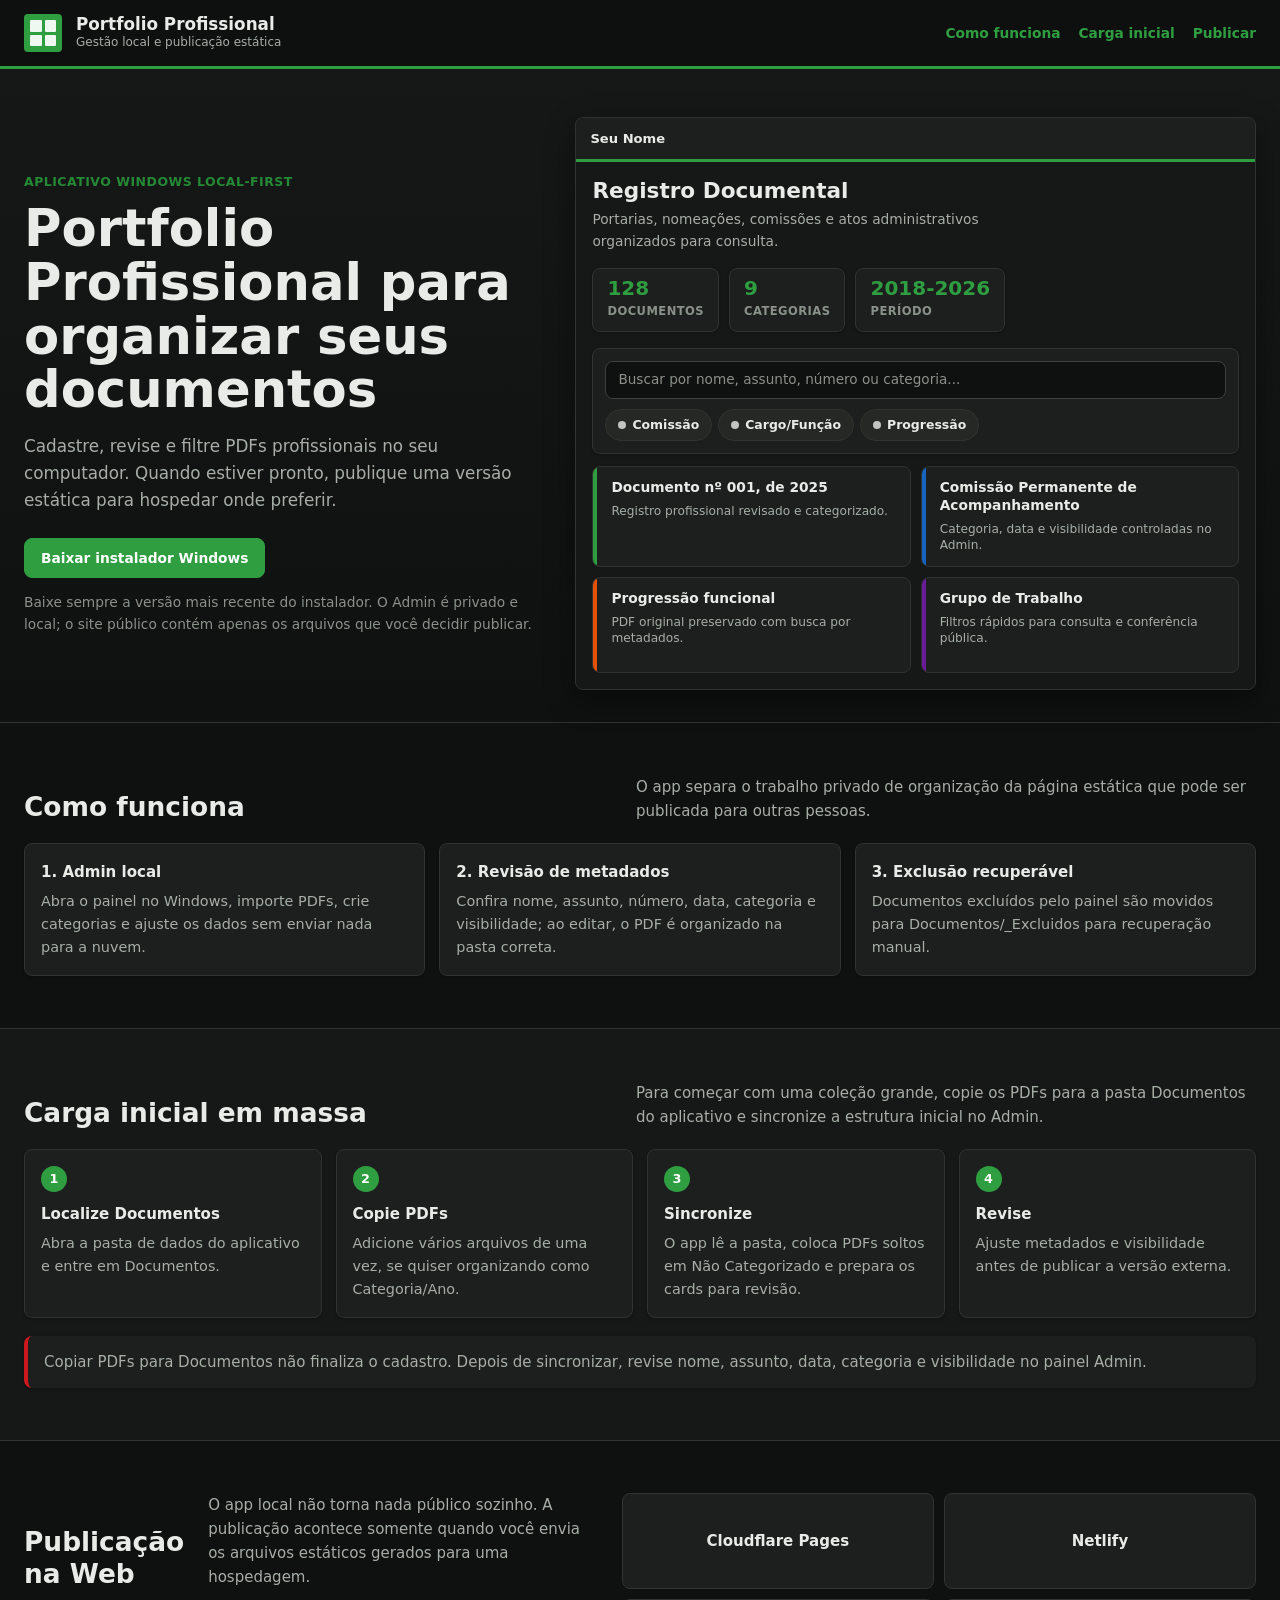
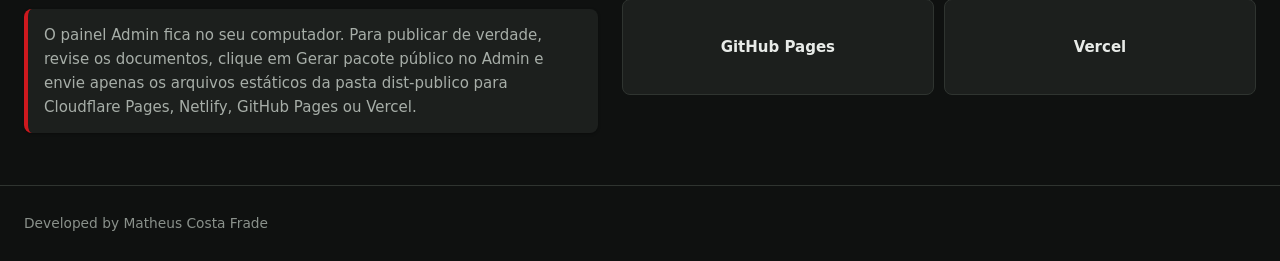
<file: index.html>
<!DOCTYPE html>
<html lang="pt-BR">
<head>
  <meta charset="utf-8">
  <meta name="viewport" content="width=device-width, initial-scale=1">
  <title>Portfolio Profissional</title>
  <meta name="description" content="Aplicativo Windows para organizar documentos profissionais localmente e publicar um portfólio estático.">
  <style>
    :root {
      --ifmg-verde: #2F9E41;
      --ifmg-verde-dark: #258A36;
      --ifmg-verde-light: #E8F5EB;
      --ifmg-vermelho: #CD191E;
      --bg: #0F1110;
      --bg-alt: #161817;
      --surface: #1C1F1D;
      --surface-2: #252825;
      --text: #E8EBE8;
      --text-muted: #A7AEA8;
      --text-subtle: #8A918B;
      --border: #2F3430;
      --border-strong: #3C423D;
      --blue: #1565C0;
      --amber: #E65100;
      --violet: #6A1B9A;
      --radius-sm: 4px;
      --radius-md: 8px;
      --shadow-sm: 0 1px 3px rgba(0, 0, 0, 0.3);
      --shadow-md: 0 4px 12px rgba(0, 0, 0, 0.35);
      --shadow-lg: 0 10px 30px rgba(0, 0, 0, 0.45);
      font-family: "Open Sans", system-ui, -apple-system, BlinkMacSystemFont, "Segoe UI", Roboto, sans-serif;
      color-scheme: dark;
    }

    *, *::before, *::after { box-sizing: border-box; }

    html { scroll-behavior: smooth; }

    body {
      margin: 0;
      background: var(--bg);
      color: var(--text);
      font-size: 15px;
      line-height: 1.6;
      overflow-x: hidden;
      -webkit-font-smoothing: antialiased;
    }

    a { color: var(--ifmg-verde); text-decoration: none; }
    a:hover { color: var(--ifmg-verde-dark); text-decoration: underline; }

    .container {
      width: min(1280px, calc(100% - 48px));
      margin-inline: auto;
      min-width: 0;
    }

    .site-header {
      position: sticky;
      top: 0;
      z-index: 100;
      background: rgba(15, 17, 16, 0.96);
      border-bottom: 3px solid var(--ifmg-verde);
      backdrop-filter: blur(16px);
    }

    .header-inner {
      display: flex;
      align-items: center;
      justify-content: space-between;
      gap: 16px;
      padding: 14px 0;
    }

    .brand {
      display: flex;
      align-items: center;
      gap: 14px;
      min-width: 0;
    }

    .logo-grid {
      width: 38px;
      height: 38px;
      flex: 0 0 38px;
      display: grid;
      grid-template-columns: 1fr 1fr;
      gap: 3px;
      padding: 6px;
      border-radius: var(--radius-sm);
      background: var(--ifmg-verde);
    }

    .logo-grid span {
      border-radius: 1px;
      background: rgba(255, 255, 255, 0.92);
    }

    .brand-text strong {
      display: block;
      color: var(--text);
      font-size: 1.05rem;
      line-height: 1.2;
    }

    .brand-text small {
      display: block;
      margin-top: -1px;
      color: var(--text-muted);
      font-size: 0.75rem;
    }

    .nav {
      display: flex;
      align-items: center;
      gap: 18px;
      color: var(--text-muted);
      font-size: 0.86rem;
      font-weight: 700;
    }

    .hero {
      padding: 48px 0 32px;
      background: linear-gradient(to bottom, var(--bg-alt), var(--bg));
      border-bottom: 1px solid var(--border);
    }

    .hero-grid {
      display: grid;
      grid-template-columns: minmax(0, 0.86fr) minmax(440px, 1.14fr);
      align-items: center;
      gap: 38px;
      min-width: 0;
    }

    .eyebrow {
      margin: 0 0 10px;
      color: var(--ifmg-verde-dark);
      font-size: 0.78rem;
      font-weight: 700;
      letter-spacing: 0.04em;
      text-transform: uppercase;
    }

    h1 {
      margin: 0;
      max-width: 700px;
      color: var(--text);
      font-size: clamp(2rem, 4vw, 3.45rem);
      font-weight: 700;
      line-height: 1.05;
      letter-spacing: 0;
      overflow-wrap: break-word;
    }

    .lead {
      max-width: 650px;
      margin: 16px 0 0;
      color: var(--text-muted);
      font-size: 1.05rem;
    }

    .actions {
      display: flex;
      flex-wrap: wrap;
      gap: 10px;
      margin-top: 24px;
    }

    .btn {
      display: inline-flex;
      align-items: center;
      justify-content: center;
      min-height: 40px;
      padding: 8px 16px;
      border: 1px solid transparent;
      border-radius: var(--radius-md);
      font-size: 0.86rem;
      font-weight: 700;
      white-space: nowrap;
    }

    .btn-primary {
      background: var(--ifmg-verde);
      color: #FFFFFF;
      border-color: var(--ifmg-verde);
    }

    .btn-primary:hover {
      background: var(--ifmg-verde-dark);
      color: #FFFFFF;
      text-decoration: none;
    }

    .btn-secondary {
      background: var(--surface);
      color: var(--text);
      border-color: var(--border-strong);
    }

    .btn-secondary:hover {
      background: var(--surface-2);
      color: var(--text);
      text-decoration: none;
    }

    .note {
      margin: 13px 0 0;
      color: var(--text-subtle);
      font-size: 0.86rem;
    }

    .app-preview {
      display: grid;
      gap: 14px;
      min-width: 0;
    }

    .window {
      overflow: hidden;
      max-width: 100%;
      min-width: 0;
      border: 1px solid var(--border);
      border-radius: var(--radius-md);
      background: var(--surface);
      box-shadow: var(--shadow-lg);
    }

    .window.compact {
      width: 88%;
      justify-self: end;
      box-shadow: var(--shadow-md);
    }

    .window-header {
      display: flex;
      align-items: center;
      justify-content: space-between;
      gap: 12px;
      padding: 10px 14px;
      border-bottom: 3px solid var(--ifmg-verde);
      background: var(--surface);
      font-size: 0.82rem;
      font-weight: 700;
    }

    .status-badge {
      padding: 2px 10px;
      border-radius: 999px;
      background: var(--ifmg-verde-light);
      color: #1f6f31;
      font-size: 0.72rem;
      font-weight: 700;
      letter-spacing: 0.02em;
      white-space: nowrap;
    }

    .status-badge.admin {
      background: var(--ifmg-vermelho);
      color: #FFFFFF;
    }

    .window-body {
      padding: 16px;
      background: var(--bg-alt);
      min-width: 0;
      overflow: hidden;
    }

    .mini-hero h2 {
      margin: 0 0 4px;
      font-size: 1.35rem;
      line-height: 1.2;
    }

    .mini-hero p {
      max-width: 470px;
      margin: 0;
      color: var(--text-muted);
      font-size: 0.86rem;
    }

    .stats {
      display: flex;
      flex-wrap: wrap;
      gap: 10px;
      margin-top: 16px;
    }

    .stat {
      min-width: 104px;
      padding: 9px 14px;
      border: 1px solid var(--border);
      border-radius: var(--radius-md);
      background: var(--surface);
      box-shadow: var(--shadow-sm);
    }

    .stat strong {
      display: block;
      color: var(--ifmg-verde);
      font-size: 1.25rem;
      line-height: 1;
    }

    .stat span {
      color: var(--text-subtle);
      font-size: 0.72rem;
      font-weight: 700;
      letter-spacing: 0.04em;
      text-transform: uppercase;
    }

    .filters {
      margin-top: 16px;
      padding: 12px;
      border: 1px solid var(--border);
      border-radius: var(--radius-md);
      background: var(--surface);
      box-shadow: var(--shadow-sm);
    }

    .search {
      height: 38px;
      display: flex;
      align-items: center;
      padding: 0 12px;
      border: 1px solid var(--border-strong);
      border-radius: var(--radius-md);
      background: var(--bg);
      color: var(--text-subtle);
      font-size: 0.85rem;
    }

    .chips {
      display: flex;
      flex-wrap: wrap;
      gap: 6px;
      margin-top: 10px;
    }

    .chip {
      display: inline-flex;
      align-items: center;
      gap: 6px;
      padding: 5px 12px;
      border: 1px solid var(--border);
      border-radius: 999px;
      background: var(--surface-2);
      color: var(--text);
      font-size: 0.78rem;
      font-weight: 700;
    }

    .chip::before {
      content: "";
      width: 8px;
      height: 8px;
      border-radius: 50%;
      background: currentColor;
      opacity: 0.8;
    }

    .cards-grid {
      display: grid;
      grid-template-columns: repeat(2, minmax(0, 1fr));
      gap: 10px;
      margin-top: 12px;
      min-width: 0;
    }

    .doc-card {
      position: relative;
      min-height: 96px;
      padding: 12px 14px 12px 18px;
      border: 1px solid var(--border);
      border-radius: var(--radius-md);
      background: var(--surface);
      overflow: hidden;
    }

    .doc-card::before {
      content: "";
      position: absolute;
      inset: 0 auto 0 0;
      width: 4px;
      background: var(--cat, var(--ifmg-verde));
    }

    .doc-card strong {
      display: block;
      color: var(--text);
      font-size: 0.86rem;
      line-height: 1.3;
    }

    .doc-card span {
      display: block;
      margin-top: 6px;
      color: var(--text-muted);
      font-size: 0.76rem;
      line-height: 1.35;
    }

    .admin-panel {
      display: grid;
      gap: 12px;
    }

    .toolbar,
    .settings {
      display: flex;
      flex-wrap: wrap;
      align-items: center;
      gap: 8px;
      padding: 10px;
      border: 1px solid var(--border);
      border-radius: var(--radius-md);
      background: var(--surface);
    }

    .tool {
      min-height: 32px;
      padding: 6px 12px;
      border: 1px solid var(--border-strong);
      border-radius: var(--radius-md);
      background: var(--surface);
      color: var(--text);
      font-size: 0.78rem;
      font-weight: 700;
    }

    .tool.primary {
      border-color: var(--ifmg-verde);
      background: var(--ifmg-verde);
      color: #FFFFFF;
    }

    .field {
      flex: 1 1 130px;
      min-height: 34px;
      padding: 6px 9px;
      border: 1px solid var(--border-strong);
      border-radius: var(--radius-sm);
      background: var(--bg);
      color: var(--text-muted);
      font-size: 0.76rem;
    }

    section {
      padding: 52px 0;
      min-width: 0;
    }

    .band {
      background: var(--bg-alt);
      border-block: 1px solid var(--border);
    }

    .section-head {
      display: flex;
      align-items: flex-end;
      justify-content: space-between;
      gap: 24px;
      margin-bottom: 20px;
    }

    .section-head h2 {
      margin: 0;
      color: var(--text);
      font-size: 1.65rem;
      line-height: 1.2;
    }

    .section-head p {
      max-width: 620px;
      margin: 0;
      color: var(--text-muted);
    }

    .grid-3,
    .grid-4 {
      display: grid;
      gap: 14px;
    }

    .grid-3 { grid-template-columns: repeat(3, minmax(0, 1fr)); }
    .grid-4 { grid-template-columns: repeat(4, minmax(0, 1fr)); }

    .info-card,
    .step {
      min-width: 0;
      padding: 16px;
      border: 1px solid var(--border);
      border-radius: var(--radius-md);
      background: var(--surface);
      box-shadow: var(--shadow-sm);
    }

    .info-card strong,
    .step strong {
      display: block;
      margin-bottom: 6px;
      color: var(--text);
      font-size: 0.94rem;
    }

    .info-card p,
    .step p {
      margin: 0;
      color: var(--text-muted);
      font-size: 0.9rem;
    }

    .step-number {
      width: 26px;
      height: 26px;
      display: inline-flex;
      align-items: center;
      justify-content: center;
      margin-bottom: 10px;
      border-radius: 50%;
      background: var(--ifmg-verde);
      color: #FFFFFF;
      font-size: 0.8rem;
      font-weight: 700;
    }

    .warning {
      margin-top: 18px;
      padding: 14px 16px;
      border-left: 4px solid var(--ifmg-vermelho);
      border-radius: var(--radius-md);
      background: var(--surface);
      color: var(--text-muted);
      box-shadow: var(--shadow-sm);
    }

    .split {
      display: grid;
      grid-template-columns: minmax(0, 0.95fr) minmax(340px, 1.05fr);
      gap: 24px;
      align-items: start;
    }

    .hosting-list {
      display: grid;
      grid-template-columns: repeat(2, minmax(0, 1fr));
      gap: 10px;
    }

    .hosting-item {
      display: flex;
      align-items: center;
      justify-content: center;
      min-height: 96px;
      padding: 16px;
      border: 1px solid var(--border);
      border-radius: var(--radius-md);
      background: var(--surface);
      text-align: center;
    }

    .footer {
      padding: 26px 0;
      border-top: 1px solid var(--border);
      color: var(--text-subtle);
      font-size: 0.86rem;
    }

    @media (max-width: 980px) {
      .hero-grid,
      .split,
      .grid-3,
      .grid-4 {
        grid-template-columns: 1fr;
      }

      .window.compact {
        width: 100%;
      }

      .section-head {
        align-items: flex-start;
        flex-direction: column;
        gap: 8px;
      }
    }

    @media (max-width: 640px) {
      .container {
        width: min(calc(100% - 32px), 1280px);
      }

      .header-inner {
        align-items: flex-start;
        flex-direction: column;
      }

      .nav {
        width: 100%;
        overflow-x: auto;
        padding-bottom: 2px;
      }

      .hero {
        padding-top: 42px;
      }

      h1 {
        max-width: 100%;
        font-size: 1.9rem;
        line-height: 1.18;
        overflow-wrap: anywhere;
      }

      .lead {
        font-size: 1rem;
      }

      .window-header {
        align-items: flex-start;
        flex-direction: column;
        gap: 6px;
      }

      .window.compact {
        justify-self: stretch;
      }

      .stats {
        display: grid;
        grid-template-columns: repeat(2, minmax(0, 1fr));
      }

      .stat {
        min-width: 0;
      }

      .search {
        min-width: 0;
        height: auto;
        min-height: 38px;
      }

      .cards-grid {
        grid-template-columns: 1fr;
      }

      .actions .btn {
        width: 100%;
      }

      .hosting-list {
        grid-template-columns: 1fr;
      }
    }

    @media (max-width: 520px) {
      .container {
        width: min(calc(100% - 32px), 320px);
        margin-left: 16px;
        margin-right: auto;
      }

      .nav {
        flex-wrap: wrap;
        gap: 8px 16px;
        overflow-x: visible;
      }

      h1,
      .lead,
      .note {
        max-width: 100%;
      }

      .app-preview,
      .window {
        width: 100%;
      }
    }
  </style>
</head>
<body>
  <header class="site-header">
    <div class="container header-inner">
      <div class="brand">
        <div class="logo-grid" aria-hidden="true"><span></span><span></span><span></span><span></span></div>
        <div class="brand-text">
          <strong>Portfolio Profissional</strong>
          <small>Gestão local e publicação estática</small>
        </div>
      </div>
      <nav class="nav" aria-label="Navegação principal">
        <a href="#como-funciona">Como funciona</a>
        <a href="#bulk">Carga inicial</a>
        <a href="#publicar">Publicar</a>
      </nav>
    </div>
  </header>

  <main>
    <section class="hero">
      <div class="container hero-grid">
        <div>
          <p class="eyebrow">Aplicativo Windows local-first</p>
          <h1>Portfolio Profissional para organizar seus documentos</h1>
          <p class="lead">
            Cadastre, revise e filtre PDFs profissionais no seu computador. Quando estiver pronto, publique uma versão estática para hospedar onde preferir.
          </p>
          <div class="actions">
          <a class="btn btn-primary" href="https://github.com/matheuscfrade/myPortfolio/releases/latest/download/PortfolioProfissionalSetup.exe">Baixar instalador Windows</a>
          </div>
          <p class="note">Baixe sempre a versão mais recente do instalador. O Admin é privado e local; o site público contém apenas os arquivos que você decidir publicar.</p>
        </div>

        <div class="app-preview" aria-label="Prévia das páginas do aplicativo">
          <div class="window">
            <div class="window-header">
              <span>Seu Nome</span>
            </div>
            <div class="window-body">
              <div class="mini-hero">
                <h2>Registro Documental</h2>
                <p>Portarias, nomeações, comissões e atos administrativos organizados para consulta.</p>
              </div>
              <div class="stats">
                <div class="stat"><strong>128</strong><span>Documentos</span></div>
                <div class="stat"><strong>9</strong><span>Categorias</span></div>
                <div class="stat"><strong>2018-2026</strong><span>Período</span></div>
              </div>
              <div class="filters">
                <div class="search">Buscar por nome, assunto, número ou categoria...</div>
                <div class="chips">
                  <span class="chip">Comissão</span>
                  <span class="chip">Cargo/Função</span>
                  <span class="chip">Progressão</span>
                </div>
              </div>
              <div class="cards-grid">
                <article class="doc-card" style="--cat: var(--ifmg-verde)"><strong>Documento nº 001, de 2025</strong><span>Registro profissional revisado e categorizado.</span></article>
                <article class="doc-card" style="--cat: var(--blue)"><strong>Comissão Permanente de Acompanhamento</strong><span>Categoria, data e visibilidade controladas no Admin.</span></article>
                <article class="doc-card" style="--cat: var(--amber)"><strong>Progressão funcional</strong><span>PDF original preservado com busca por metadados.</span></article>
                <article class="doc-card" style="--cat: var(--violet)"><strong>Grupo de Trabalho</strong><span>Filtros rápidos para consulta e conferência pública.</span></article>
              </div>
            </div>
          </div>

        </div>
      </div>
    </section>

    <section id="como-funciona">
      <div class="container">
        <div class="section-head">
          <h2>Como funciona</h2>
          <p>O app separa o trabalho privado de organização da página estática que pode ser publicada para outras pessoas.</p>
        </div>
        <div class="grid-3">
          <article class="info-card"><strong>1. Admin local</strong><p>Abra o painel no Windows, importe PDFs, crie categorias e ajuste os dados sem enviar nada para a nuvem.</p></article>
          <article class="info-card"><strong>2. Revisão de metadados</strong><p>Confira nome, assunto, número, data, categoria e visibilidade; ao editar, o PDF é organizado na pasta correta.</p></article>
          <article class="info-card"><strong>3. Exclusão recuperável</strong><p>Documentos excluídos pelo painel são movidos para Documentos/_Excluidos para recuperação manual.</p></article>
        </div>
      </div>
    </section>

    <section id="bulk" class="band">
      <div class="container">
        <div class="section-head">
          <h2>Carga inicial em massa</h2>
          <p>Para começar com uma coleção grande, copie os PDFs para a pasta Documentos do aplicativo e sincronize a estrutura inicial no Admin.</p>
        </div>
        <div class="grid-4">
          <article class="step"><span class="step-number">1</span><strong>Localize Documentos</strong><p>Abra a pasta de dados do aplicativo e entre em Documentos.</p></article>
          <article class="step"><span class="step-number">2</span><strong>Copie PDFs</strong><p>Adicione vários arquivos de uma vez, se quiser organizando como Categoria/Ano.</p></article>
          <article class="step"><span class="step-number">3</span><strong>Sincronize</strong><p>O app lê a pasta, coloca PDFs soltos em Não Categorizado e prepara os cards para revisão.</p></article>
          <article class="step"><span class="step-number">4</span><strong>Revise</strong><p>Ajuste metadados e visibilidade antes de publicar a versão externa.</p></article>
        </div>
        <div class="warning">
          Copiar PDFs para Documentos não finaliza o cadastro. Depois de sincronizar, revise nome, assunto, data, categoria e visibilidade no painel Admin.
        </div>
      </div>
    </section>

    <section id="publicar">
      <div class="container split">
        <div>
          <div class="section-head">
            <h2>Publicação na Web</h2>
            <p>O app local não torna nada público sozinho. A publicação acontece somente quando você envia os arquivos estáticos gerados para uma hospedagem.</p>
          </div>
          <div class="warning">
            O painel Admin fica no seu computador. Para publicar de verdade, revise os documentos, clique em Gerar pacote público no Admin e envie apenas os arquivos estáticos da pasta dist-publico para Cloudflare Pages, Netlify, GitHub Pages ou Vercel.
          </div>
        </div>
        <div class="hosting-list" aria-label="Opções de hospedagem estática">
          <div class="hosting-item"><strong>Cloudflare Pages</strong></div>
          <div class="hosting-item"><strong>Netlify</strong></div>
          <div class="hosting-item"><strong>GitHub Pages</strong></div>
          <div class="hosting-item"><strong>Vercel</strong></div>
        </div>
      </div>
    </section>

  </main>

  <footer class="footer">
    <div class="container">Developed by Matheus Costa Frade</div>
  </footer>
</body>
</html>
</file>
